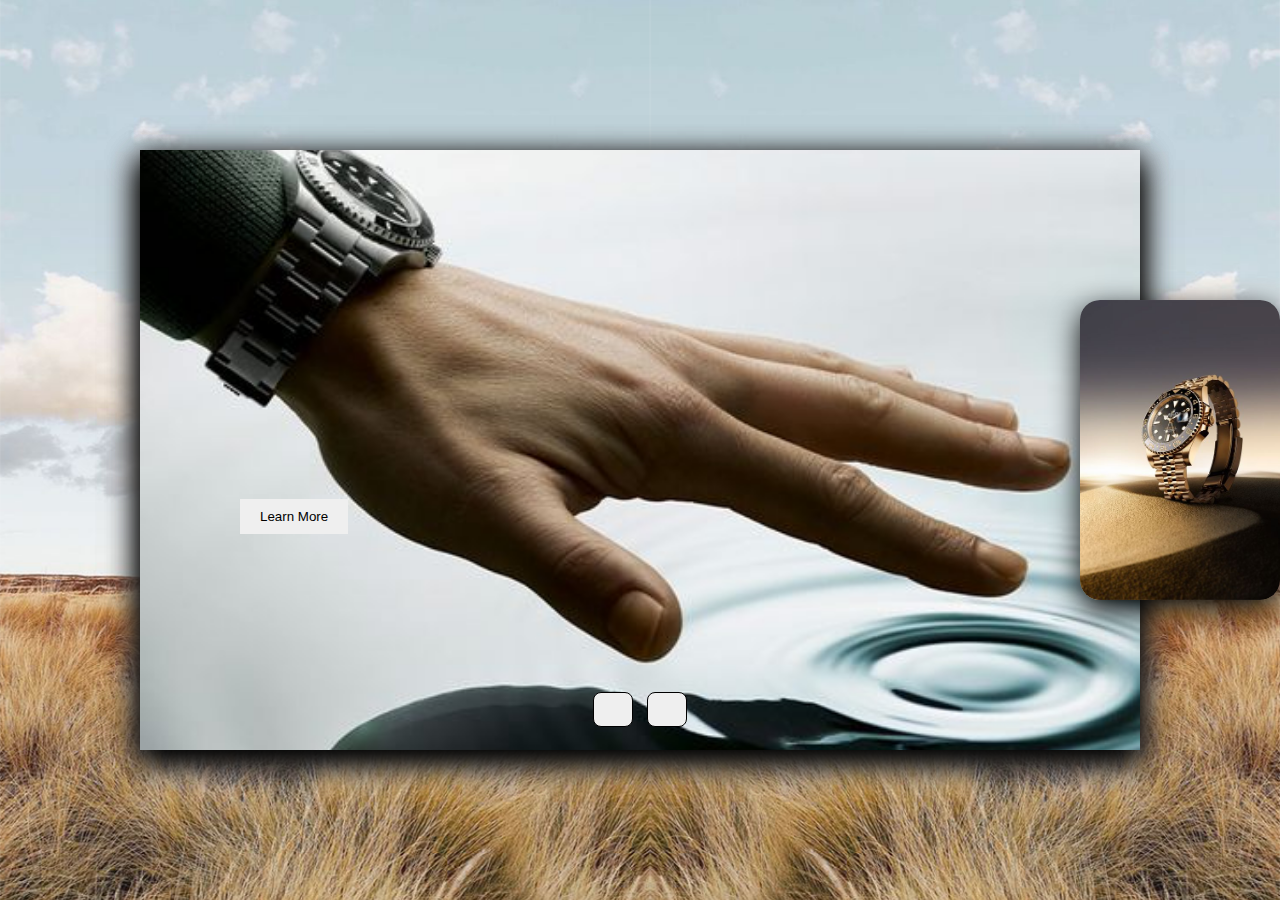
<file: index.html>
<!DOCTYPE html>
<html lang="en">
<head>
    <meta charset="UTF-8">
    <meta name="viewport" content="width=device-width, initial-scale=1.0">
    
    <!--Font Awesome CDN-->
    <link rel="stylesheet" href="https://cdnjs.cloudflare.com/ajax/libs/font-awesome/6.6.0/css/all.min.css" 
    integrity="sha512-Kc323vGBEqzTmouAECnVceyQqyqdsSiqLQISBL29aUW4U/M7pSPA/gEUZQqv1cwx4OnYxTxve5UMg5GT6L4JJg=="
    crossorigin="anonymous" referrerpolicy="no-referrer" />
    
    <title>Rolex Shop</title>
    <link rel="stylesheet" href="style.css">
    

</head>
<body>

    <!--loading animation, note: havent worked out why when active it makes everything else stop working-->
    <!--
    <div class="overlay">
            <div class="overlay-content">
                <div class="images">
                    <div class="img-holder">
                        <img src="./images/rolex-8.jpeg" alt="">
                        <img src="./images/rolex-8.jpeg" alt="">
                        <img src="./images/rolex-8.jpeg" alt="">
                        <img src="./images/rolex-8.jpeg" alt="">
                        <img src="./images/rolex-8.jpeg" alt="">
                        <img src="./images/rolex-8.jpeg" alt="">
                        <img src="./images/rolex-8.jpeg" alt="">
                        <img src="./images/rolex-8.jpeg" alt="">
                        <img src="./images/rolex-8.jpeg" alt="">
                        <img src="./images/rolex-8.jpeg" alt="">
                    </div>
                </div>
        
                <div class="text">
                    <div class="counter"><p>100%</p></div>
                    <div class="logo"><p>Rolex</p></div>
                </div>
            </div>
        </div>
    -->

    <!--home page-->
    <div class="container">

        <div class="slide">

            <div class="item" style="background-image: url(./images/r3.jpg)">
                <div class="content">
                    <div class="name">Contact</div>
                    <div class="des">Get involved with a Rolex, See who we are involved with</div>
                <a href="contact.html">    
                    <button>Get In Touch</button>
                </a>
                </div>
            </div>
            <div class="item" style="background-image: url(./images/r1.jpg)">
                <div class="content">
                    <div class="name">Rolex</div>
                    <div class="des">Renowned Swiss watchmaker known for its precision, craftsmanship, and iconic, luxury designs.</div>
                <a href="about.html">    
                    <button>Learn More</button>
                </a>
                </div>
            </div>
            <div class="item" style="background-image: url(./images/r2.jpg)">
                <div class="content">
                    <div class="name">Gallery</div>
                    <div class="des">Explore a range of the newest ECO-Friendly watches</div>
                <a href="gallery.html">   
                    <button>View Watches</button>
                </a>
                </div>
            </div>

        </div>

        <div class="button">
            <button class="prev"><i class="fa-solid fa-arrow-left-long"></i></button>
            <button class="next"><i class="fa-solid fa-arrow-right-long"></i></button>
        </div>

    </div>

    <script src="gsap.min.js"></script>
    <script src="script.js"></script>
</body>
</html>
</file>
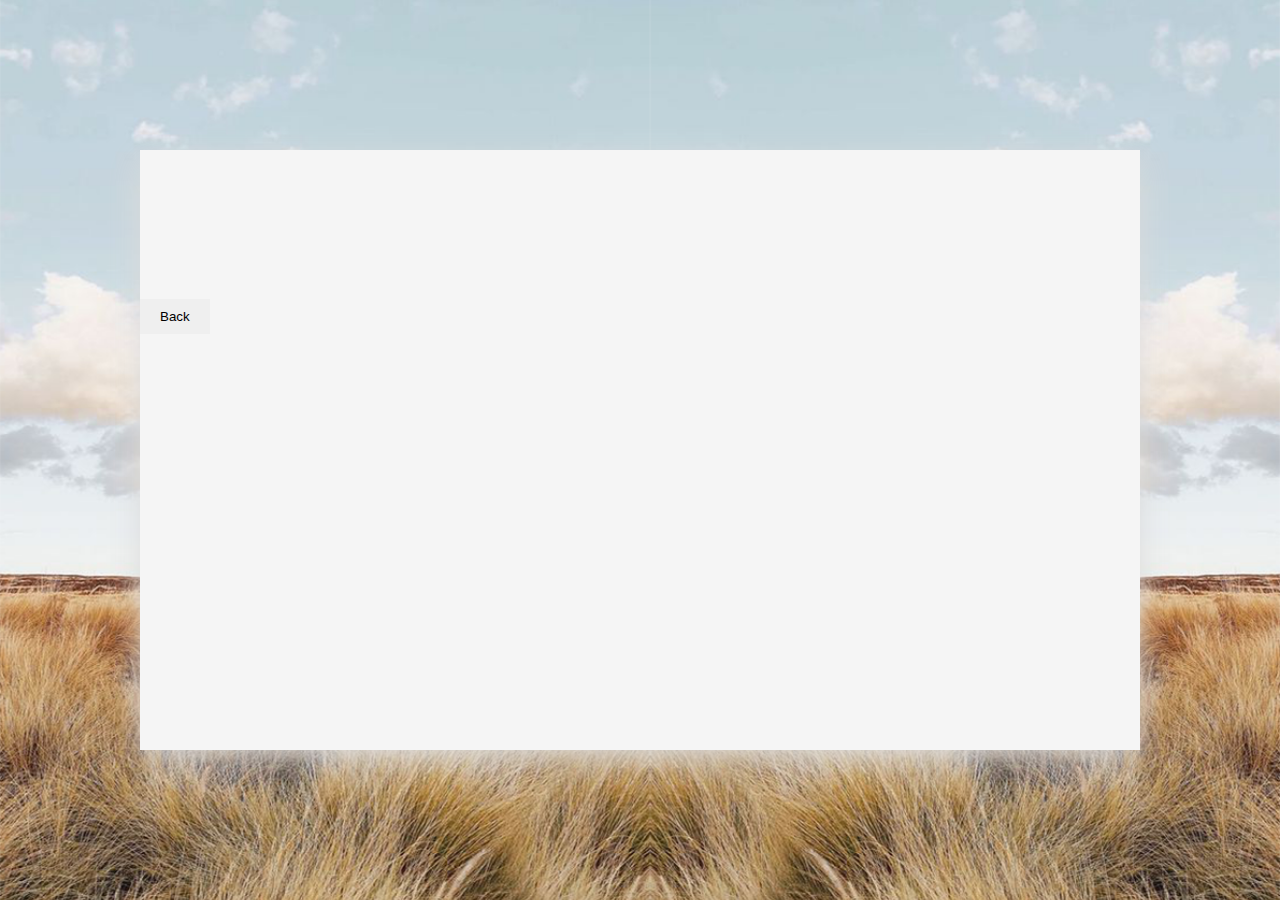
<file: about.html>
<!DOCTYPE html>
<html lang="en">
<head>
    <meta charset="UTF-8">
    <meta name="viewport" content="width=device-width, initial-scale=1.0">
    
    <!--Font Awesome CDN-->
    <link rel="stylesheet" href="https://cdnjs.cloudflare.com/ajax/libs/font-awesome/6.6.0/css/all.min.css" 
    integrity="sha512-Kc323vGBEqzTmouAECnVceyQqyqdsSiqLQISBL29aUW4U/M7pSPA/gEUZQqv1cwx4OnYxTxve5UMg5GT6L4JJg=="
    crossorigin="anonymous" referrerpolicy="no-referrer" />
    
    <title>Rolex Shop</title>
    <link rel="stylesheet" href="style.css">
    

</head>
<body>


    <!--home page-->
    <div class="container">

                <div class="content">
                    <div class="name">Rolex</div>
                    <div class="des">Rolex is a world-renowned Swiss luxury watchmaker, synonymous with precision, craftsmanship, and timeless design. 
                        Founded in 1905 by Hans Wilsdorf and Alfred Davis, the brand revolutionized watchmaking by introducing innovations like the first waterproof watch, the Oyster, and the self-winding movement, the Perpetual. 
                        Known for its iconic models, such as the Submariner, Daytona, and Datejust, Rolex is a symbol of status, quality, and enduring elegance. 
                        With a commitment to excellence, Rolex continues to be a leader in horology, creating watches that blend technical mastery with aesthetic beauty.</div>
                <a href="index.html">    
                    <button>Back</button>
                </a>
                </div>

    </div>

    <script src="gsap.min.js"></script>
    <script src="script.js"></script>
</body>
</html>
</file>
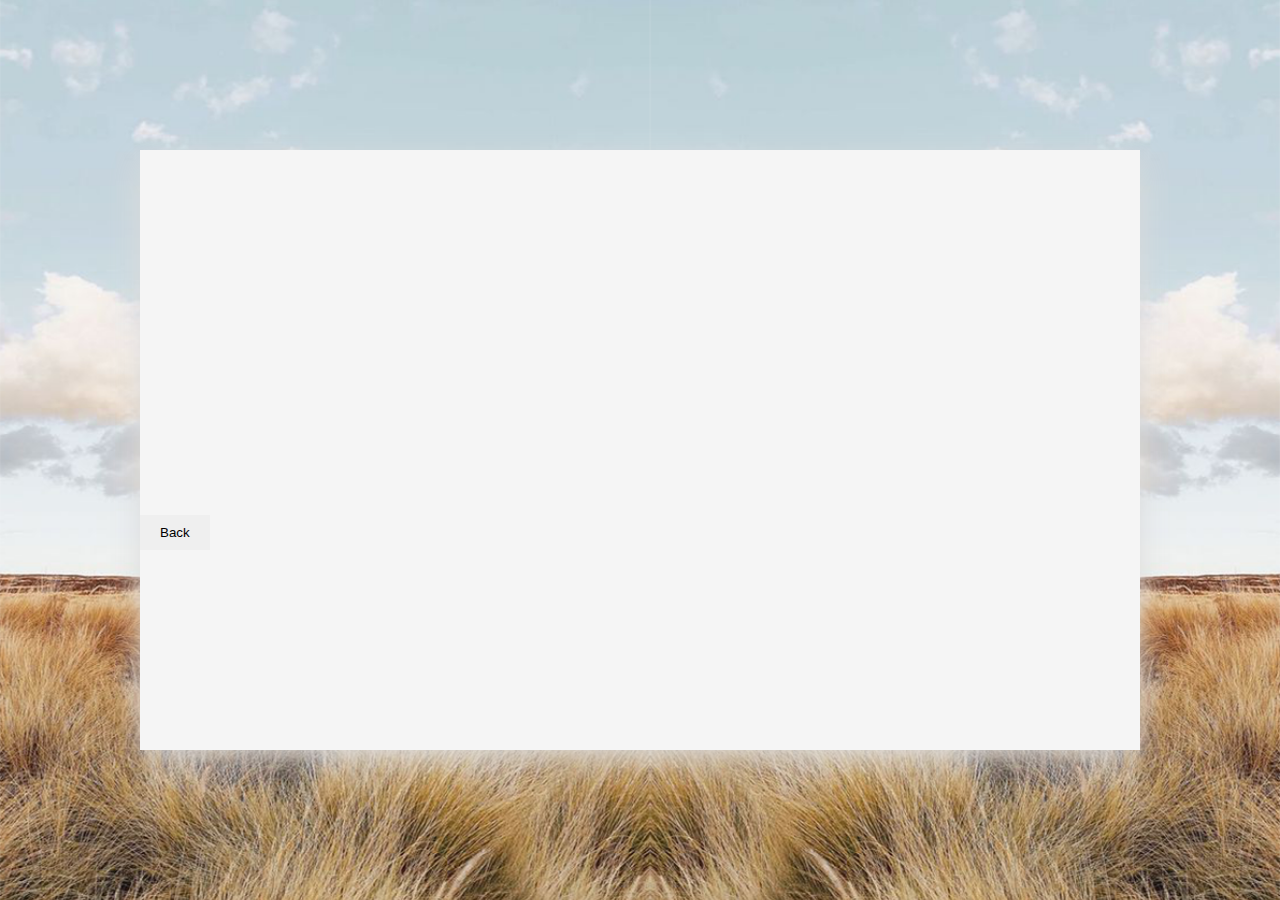
<file: contact.html>
<!DOCTYPE html>
<html lang="en">
<head>
    <meta charset="UTF-8">
    <meta name="viewport" content="width=device-width, initial-scale=1.0">
    
    <!--Font Awesome CDN-->
    <link rel="stylesheet" href="https://cdnjs.cloudflare.com/ajax/libs/font-awesome/6.6.0/css/all.min.css" 
    integrity="sha512-Kc323vGBEqzTmouAECnVceyQqyqdsSiqLQISBL29aUW4U/M7pSPA/gEUZQqv1cwx4OnYxTxve5UMg5GT6L4JJg=="
    crossorigin="anonymous" referrerpolicy="no-referrer" />
    
    <title>Rolex Shop</title>
    <link rel="stylesheet" href="style.css">
    

</head>
<body>


    <!--home page-->
    <div class="container">

                <div class="content">
                    <div class="name">Contact</div>
                    <div class="des">Official Website:
                        www.rolex.com
                        Here you can find information on products, authorized retailers, and customer service options.
                        
                        Customer Service (for authorized dealers and service inquiries):
                        Rolex generally advises contacting an authorized dealer for product-related questions or service requests. They have a global network of dealers.
                        
                        Social Media:
                        Rolex is active on various social media platforms, such as:
                        
                        Instagram
                        Facebook
                        Twitter
                        Authorized Retailers:
                        You can use the "Find a Retailer" feature on their website to get in touch with an authorized retailer near you.
                        
                        Organizations Rolex is Involved With:
                        Rolex has long been associated with high-end events, sports, and charitable organizations, particularly those that align with their values of excellence, precision, and sustainability. Some key organizations include:
                        
                        Rolex Awards for Enterprise:
                        A philanthropic initiative that recognizes individuals or organizations with innovative projects aimed at solving global challenges in fields such as science, the environment, and exploration.
                        
                        The Rolex Mentor and Protégé Arts Initiative:
                        An international program that pairs emerging artists in fields like music, dance, theatre, literature, and visual arts with established mentors. It aims to foster the exchange of knowledge and help nurture the next generation of creative talent.
                        
                        Yachting:
                        Rolex is a key sponsor of prestigious yachting events, including:
                        
                        The Rolex Sydney Hobart Yacht Race
                        The Rolex Fastnet Race
                        Rolex Middle Sea Race
                        Tennis:
                        Rolex has long-standing associations with major tennis tournaments, including:
                        
                        Wimbledon (Official Timekeeper)
                        Australian Open
                        US Open
                        Roland Garros (French Open)
                        Golf:
                        Rolex sponsors several high-profile golf tournaments, including:
                        
                        The Masters Tournament
                        The Rolex Series (part of the European Tour)
                        Exploration:
                        Rolex has a deep historical connection to exploration and adventure, with partnerships in the fields of:
                        
                        Mountaineering (e.g., supporting expeditions to the highest peaks)
                        Deep-sea exploration (e.g., the Rolex Deepsea Challenge)
                        Art and Culture:
                        Rolex has an ongoing commitment to the arts, supporting initiatives like the Salvador Dalí Foundation, the Royal Opera House in London, and the Vienna Philharmonic Orchestra.
                        
                        Rolex's involvement in these organizations highlights its commitment to supporting excellence across a range of disciplines, from the arts to sports and scientific exploration.</div>
                <a href="index.html">    
                    <button>Back</button>
                </a>
                </div>

    </div>

    <script src="gsap.min.js"></script>
    <script src="script.js"></script>
</body>
</html>
</file>
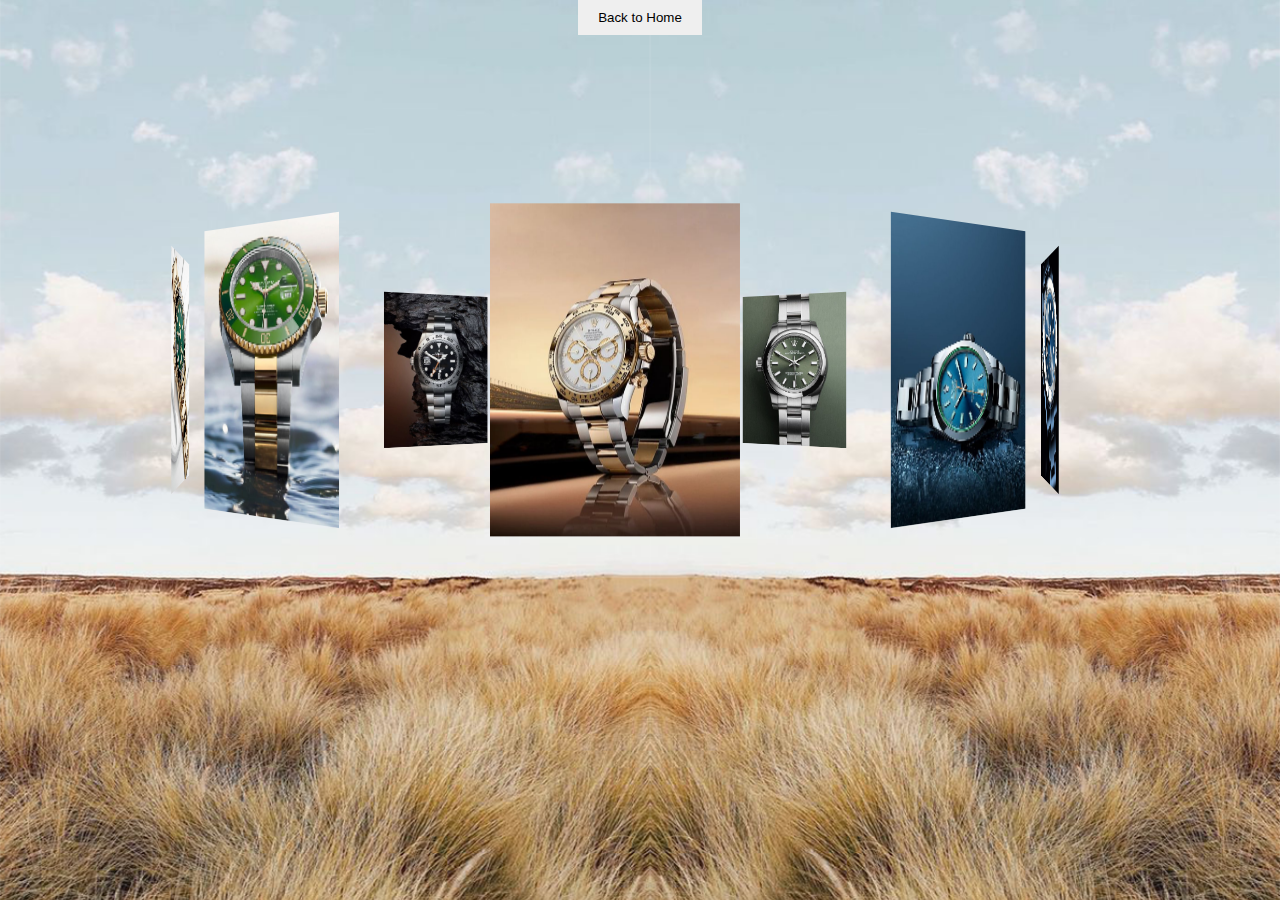
<file: gallery.html>
<!DOCTYPE html>
<html lang="en">
<head>
    <meta charset="UTF-8">
    <meta name="viewport" content="width=device-width, initial-scale=1.0">
    
    <!--Font Awesome CDN-->
    <link rel="stylesheet" href="https://cdnjs.cloudflare.com/ajax/libs/font-awesome/6.6.0/css/all.min.css" 
    integrity="sha512-Kc323vGBEqzTmouAECnVceyQqyqdsSiqLQISBL29aUW4U/M7pSPA/gEUZQqv1cwx4OnYxTxve5UMg5GT6L4JJg=="
    crossorigin="anonymous" referrerpolicy="no-referrer" />
    
    <title>Rolex Shop</title>
    <link rel="stylesheet" href="gallery.css">
    

</head>
<body>
    
    <!--popup-->
    <div class="popup">
        <!--top bar-->
        <div class="top-bar">
            <p class="image-name">img1.png</p>
            <span class="close-btn"></span>
        </div>
        <!--arrows-->
        <div class="button">
            <button class="prev"><i class="fa-solid fa-arrow-left-long"></i></button>
            <button class="next"><i class="fa-solid fa-arrow-right-long"></i></button>
        </div>
        <!--image-->
        <img src="./images/g1.jpg" class="large-image" alt="">
        <!--image-index-->
        <h1 class="index">01</h1>
    </div>

    <div class="banner">
        <div class="slider" style="--quantity: 10">
            <div class="item" style="--position: 1"><img src="./images/g1.jpg" alt=""></div>
            <div class="item" style="--position: 2"><img src="./images/g2.jpg" alt=""></div>
            <div class="item" style="--position: 3"><img src="./images/g3.jpg" alt=""></div>
            <div class="item" style="--position: 4"><img src="./images/g4.jpg" alt=""></div>
            <div class="item" style="--position: 5"><img src="./images/g5.jpg" alt=""></div>
            <div class="item" style="--position: 6"><img src="./images/g6.jpg" alt=""></div>
            <div class="item" style="--position: 7"><img src="./images/g7.jpg" alt=""></div>
            <div class="item" style="--position: 8"><img src="./images/g8.jpg" alt=""></div>
            <div class="item" style="--position: 9"><img src="./images/g9.jpg" alt=""></div>
            <div class="item" style="--position: 10"><img src="./images/g10.jpg" alt=""></div>
        </div>

        <a href="index.html">   
            <button>Back to Home</button>
        </a>

    </div>

    <script src="gsap.min.js"></script>
    <script src="gallery.js"></script>
</body>
</html>
</file>
<file: style.css>
/* loader styleing - note: havent worked out why when active it makes everything else stop*/
/*
:root {
    --color-accent: #e6e0d8;
}

img {
    width: 100%;
    height: 100%;
    object-fit: cover;
}

.overlay {
    position: fixed;
    top: 0;
    left: 0;
    width: 100vw;
    height: 100vh;
    background: var(--color-accent);
    display: flex;
    justify-content: center;
    align-items: center;
    z-index: 1000;
}

.overlay-content {
    width: 40%;
}

.images {
    position: relative;
    height: 550px;
}

.img-holder {
    position: relative;
    width: 80%;
    height: 100%;
    margin: 0 auto;
    z-index: 2;
    clip-path: polygon(0 0, 100% 0, 100% 100%, 0% 100%);
}

.img-holder img {
    position: absolute;
    top: 0;
    left: -110%;
}

.text {
    position: relative;
    margin: 1em 0;
    clip-path: polygon(0 0, 100% 0, 100% 100%, 0% 100%);
}

.counter,
.logo p {
    font-size: 200px;
    text-align: center;
    text-transform: uppercase;
}

.counter p {
    line-height: 100%;
}

.counter p span,
.logo p span {
    position: relative;
    z-index: -2;
    color: #000000;
}

.logo {
    position: absolute;
    top: 0%;
    left: 50%;
    transform: translateX(-50%);
}

.logo p {
    line-height: 100%;
}

.logo p span {
    position: relative;
    top: 200px;
}

.hero video {
    position: absolute;
    top: 0;
    left: 0;
    width: 100%;
    height: auto;
    overflow: hidden;
    
}

.hero-copy h1 {
    font-weight: 400;
    font-size: 16vw;
    color: #325530;
    outline-color: #000;
    
    line-height: 100%;
    position: absolute;
    top: 50%;
    left: 50%;
    transform: translate(-50%, -50%);
    text-transform: uppercase;
    clip-path: polygon(0 0, 100% 0, 100% 100%, 0% 100%);
}

.hero-copy h2 {
    font-weight: 500;
    font-size: 1vw;
    color: #e6e0d8;
    line-height: 100%;
    position: absolute;
    top: 70%;
    left: 50%;
    transform: translate(-50%, -50%);

}

.hero-copy h1 span {
    position: relative;
    top: 30vw;
}

@media(max-width: 900px) {
    .overlay-content {
        width: 75%;
    }

    .counter,
    .logo p {
        font-size: 100px;
    }
}
*/


/* styleing for home page */
*{
    margin: 0;
    padding: 0;
    box-sizing: border-box;
}

body{
    background: #4b8858;
    overflow: hidden;
    background-image: url(./images/Background1.png);
    background-repeat: no-repeat;
    background-position: center;
    background-attachment: fixed;
    background-size: cover;
}

.container{
    position: absolute;
    top: 50%;
    left: 50%;
    transform: translate(-50%, -50%); /* This property creates a new stacking context */
    width: 1000px;
    height: 600px;
    background: #f5f5f5;
    box-shadow: 0 10px 30px #dbdbdb;
}

.container .slide .item{
    width: 200px;
    height: 300px;
    position: absolute;
    top: 50%;
    transform: translate(0, -50%); /* new stacking context */
    border-radius: 20px;
    box-shadow: 0 10px 30px #000000;
    background-position: 50% 50%;
    background-size: cover;
    display: inline-block;
    transition: 0.5s;
}

.slide .item:nth-child(1),
.slide .item:nth-child(2){
    top: 0;
    left: 0;
    transform: translate(0, 0); /* new stacking context */
    border-radius: 0;
    width: 100%;
    height: 100%;
}


.slide .item:nth-child(3){
    left: calc(50% + 440px)
}
/* here n = 0, 1, 2, 3,... */
.slide .item:nth-child(n + 4){
    left: calc(50% + 660px);
    opacity: 0; /* new stacking context */
}


.item .content{
    position: absolute;
    top: 50%;
    left: 100px;
    width: 300px;
    text-align: left;
    color: #2fa849;
    transform: translate(0, -50%); /* new stacking context */
    font-family: system-ui;
    display: none;
}


.slide .item:nth-child(2) .content{
    display: block;
}


.content .name{
    font-size: 40px;
    text-transform: uppercase;
    font-weight: bold;
    opacity: 0; /* new stacking context */
    animation: animate 1s ease-in-out 1 forwards;
}

.content .des{
    margin-top: 10px;
    margin-bottom: 20px;
    opacity: 0; /* new stacking context */
    animation: animate 1s ease-in-out 0.3s 1 forwards;
}

.content button{
    padding: 10px 20px;
    border: none;
    cursor: pointer;
    opacity: 1; /* new stacking context */
    animation: animate 1s ease-in-out 0.6 1 forwards;
}

@keyframes animate {
    from{
        opacity: 0; /* new stacking context */
        transform: translate(0, 100px); /* new stacking context */
        filter: blur(33px); /* new stacking context */
    }

    to{
        opacity: 1;
        transform: translate(0); /* new stacking context */
        filter: blur(0); /* new stacking context */
    }
}


.button{
    width: 100%;
    text-align: center;
    position: absolute;
    bottom: 20px;
}

.button button{
    width: 40px;
    height: 35px;
    border-radius: 8px;
    border: none;
    cursor: pointer;
    margin: 0 5px;
    border: 1px solid #000;
    transition: 0.3s;
}

.button button:hover{
    background: #ababab;
    color: #fff;
}
</file>
<file: gallery.css>
*{
    margin: 0;
    padding: 0;
    box-sizing: border-box;
}

body{
    background: #4b8858;
    overflow: hidden;
    background-image: url(./images/Background1.png);
    background-repeat: no-repeat;
    background-position: center;
    background-size: cover;
}

.banner{
    width: 100%;
    height: 100vh;
    text-align: center;
    overflow: hidden;
    position: relative;
}

.banner .slider{
    position: absolute;
    width: 150px;
    height: 200px;
    top: 30%;
    left: calc(50% - 100px);
    transform-style: preserve-3d;
    transform: perspective(1000px);
    animation: autoRun 20s linear infinite;
}
@keyframes autoRun{
    from{
        transform: perspective(1000px) rotateX(-5deg) rotateY(0deg)
    }to{
        transform: perspective(1000px) rotateX(-5deg) rotateY(360deg)
    }
}

.banner .slider .item{
    position: absolute;
    inset: 0 0 0 0;
    transform: 
        rotateY(calc((var(--position) - 1) * (360 / var(--quantity)) * 1deg))
        translateZ(400px);
}

.banner .slider .item img{
    width: 100%;
    height: 100%;
    object-fit: cover;
}

/* popup */
.popup{
    position: fixed;
    top: 50%;
    left: 50%;
    transform: translate(-50%, -50%) scale(0);
    width: 80%;
    max-width: 1600px;
    height: 90vh;
    max-height: 800px;
    border-radius: 20px;
    background: rgba(0, 0, 0, 0.75);
    display: flex;
    justify-content: center;
    align-items: center;
    z-index: 5;
    overflow: hidden;
    transition: 1s;
    opacity: 0;
}

.popup.active{
    transform: translate(50%, -50%) scale(1);
    opacity: 1;
}

.popup.active .close-btn,
.popup.active .image-name,
.popup.active .index,
.popup.active .large-image,
popup.active .button{
    opacity: 1;
    transition: opacity .5s;
    transition-delay: 1s;
}

.top-bar{
    position: absolute;
    top: 0;
    left: 0;
    width: 100%;
    height: 50px;
    background: #000;
    color: #fff;
    text-align: center;
    line-height: 50px;
    font-weight: 300;
}

.image-name{
    opacity: 0;
}

.close-btn{
    opacity: 0;
    position: absolute;
    top: 15px;
    right: 20px;
    width: 20px;
    height: 20px;
    border-radius: 50%;
    background: #f00;
    cursor: pointer;
}

.button{
    opacity: 0;
    width: 100%;
    text-align: center;
    position: absolute;
    bottom: 20px;
}

.button button{
    width: 40px;
    height: 35px;
    border-radius: 8px;
    border: none;
    cursor: pointer;
    margin: 0 5px;
    border: 1px solid #000;
    transition: 0.3s;
}

.button button:hover{
    background: #ababab;
    color: #fff;
}

.index{
    position: absolute;
    bottom: 10px;
    right: 10px;
    font-size: 80px;
    font-weight: 100;
    color: rgba(255, 255, 255, 0.4);
    opacity: 0;
}

.large-image{
    margin-top: 5%;
    width: 80%;
    height: 80%;
    object-fit: contain;
    opacity: 0;
}

.banner button{
    padding: 10px 20px;
    border: none;
    cursor: pointer;
    opacity: 1; /* new stacking context */
    animation: animate 1s ease-in-out 0.6 1 forwards;
}

@keyframes animate {
    from{
        opacity: 0; /* new stacking context */
        transform: translate(0, 100px); /* new stacking context */
        filter: blur(33px); /* new stacking context */
    }

    to{
        opacity: 1;
        transform: translate(0); /* new stacking context */
        filter: blur(0); /* new stacking context */
    }
}
</file>
